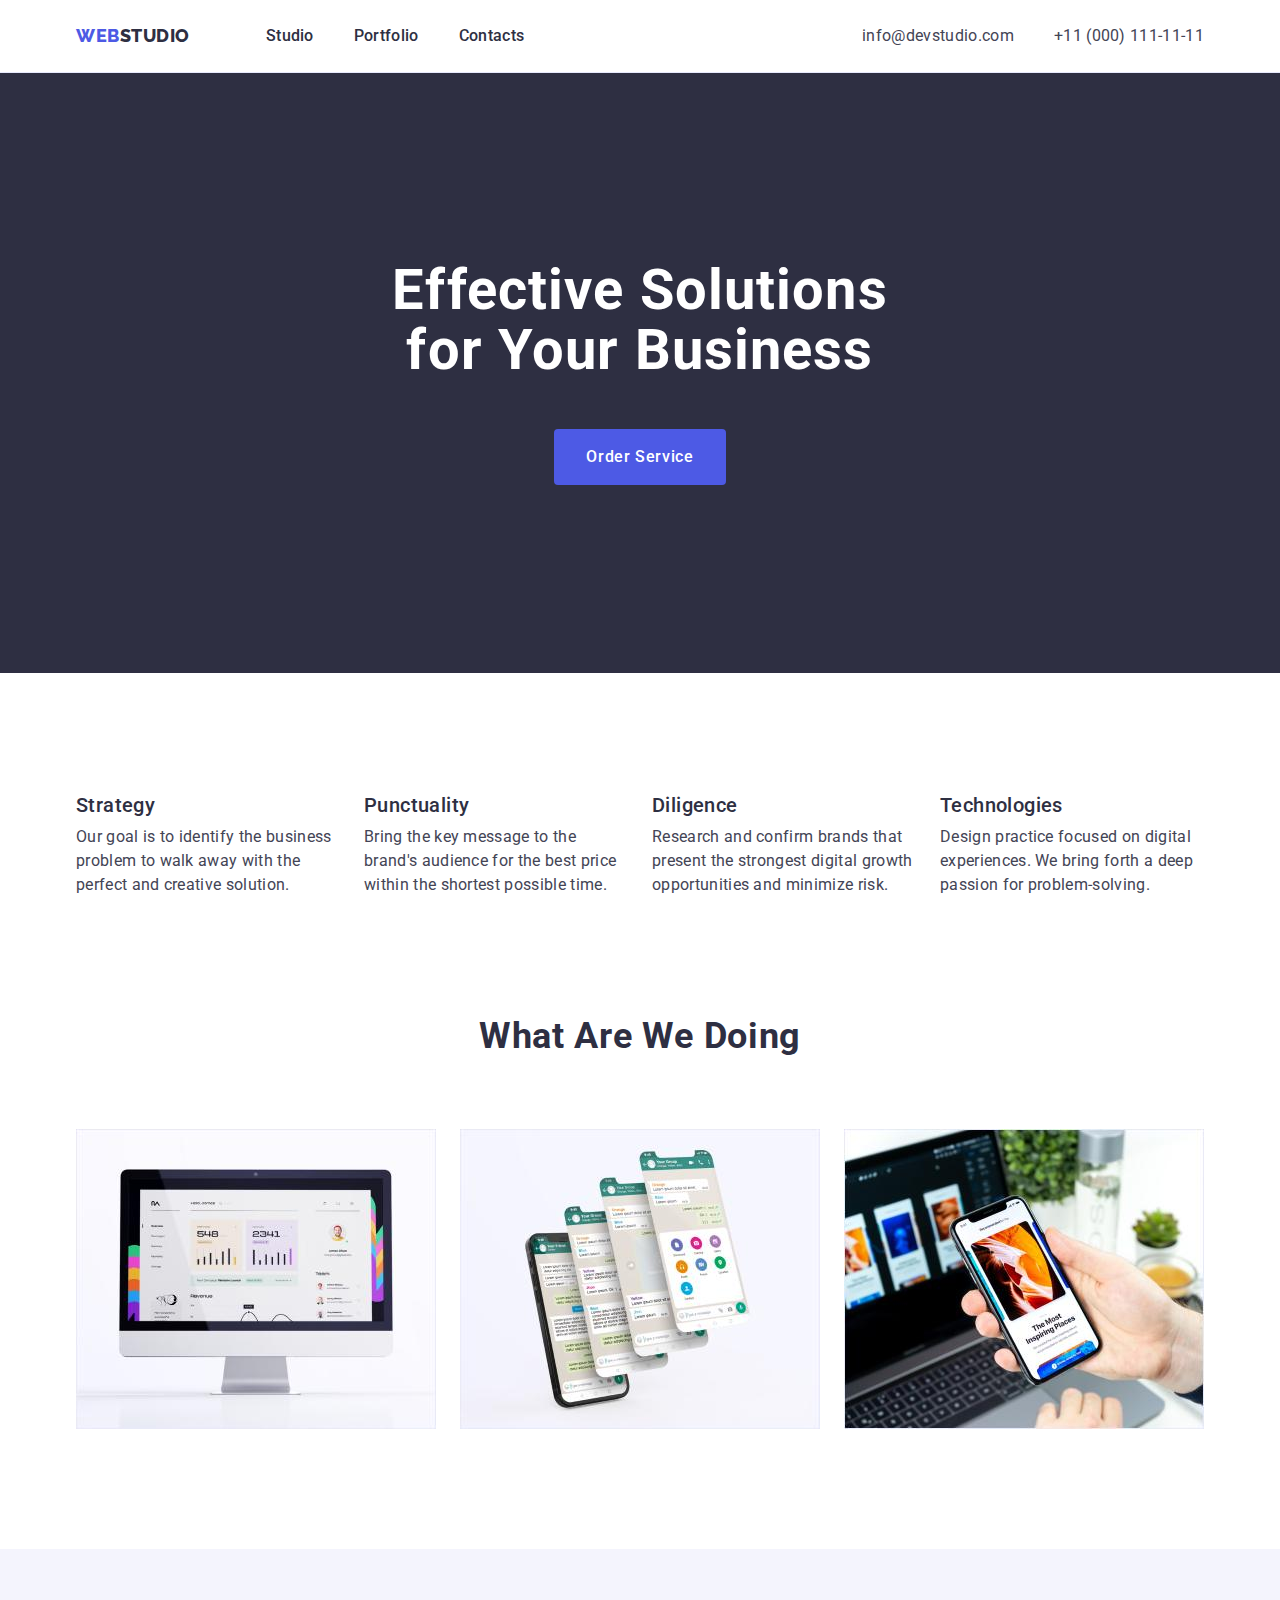
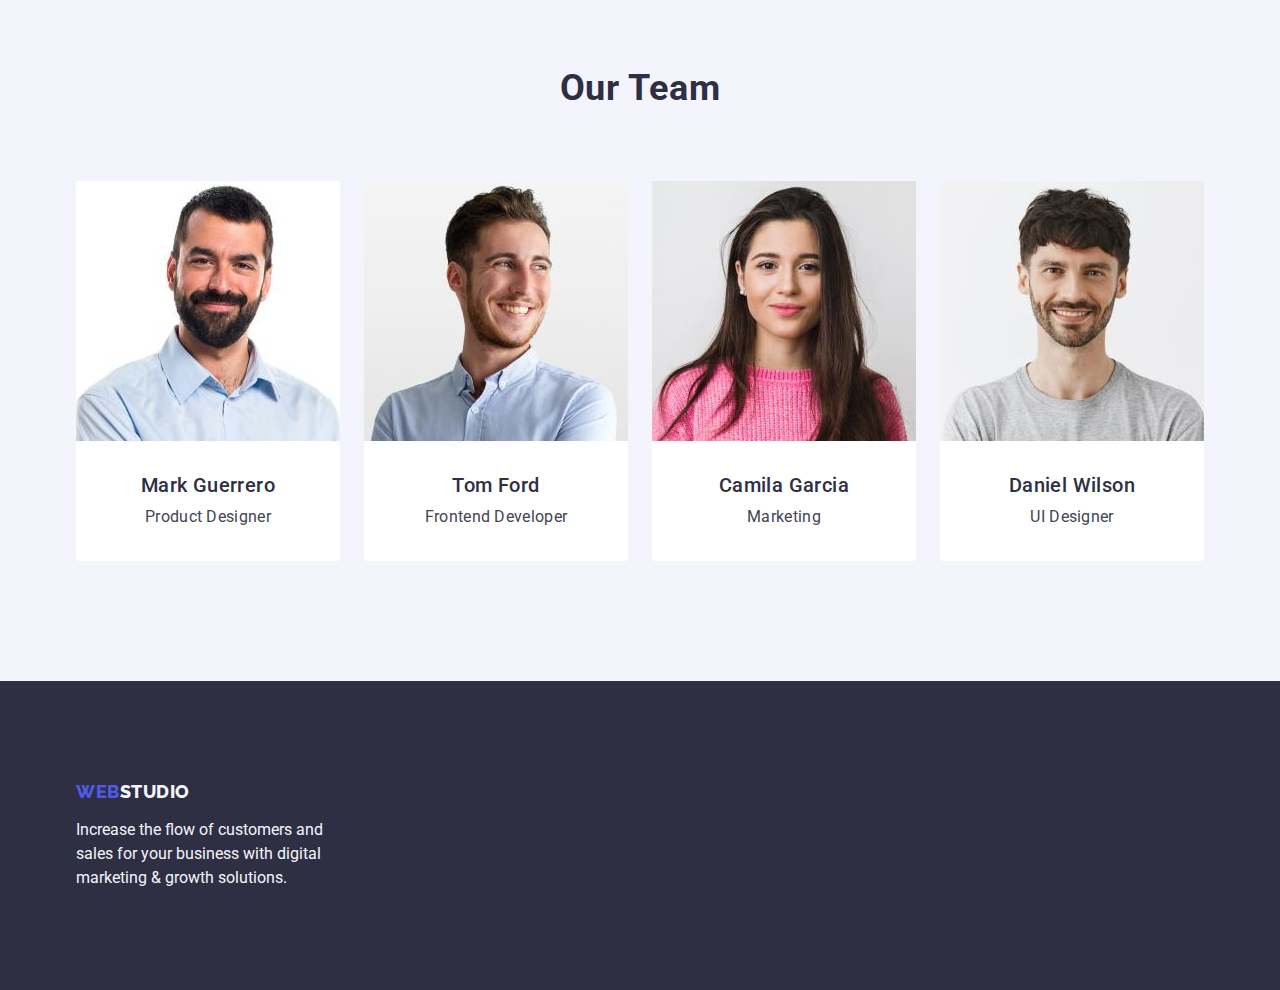
<file: index.html>
<!DOCTYPE html>
<html lang="en">
  <head>
    <meta charset="UTF-8" />
    <meta http-equiv="X-UA-Compatible" content="IE=edge" />
    <meta name="viewport" content="width=device-width, initial-scale=1.0" />
    <link rel="preconnect" href="https://fonts.googleapis.com" />
    <link rel="preconnect" href="https://fonts.gstatic.com" crossorigin />
    <link href="https://fonts.googleapis.com/css2?family=Raleway:wght@800&family=Roboto:wght@400;500;700;900&display=swap" rel="stylesheet" />
    <link rel="stylesheet" href="https://cdnjs.cloudflare.com/ajax/libs/modern-normalize/1.0.0/modern-normalize.min.css" />
    <link rel="stylesheet" href="./css/styles.css" />
    <title>Студия</title>
    
</head>
<body>
  <header class="header">
    <div class="container header-container">
    <nav class="navigation link">
      <a class="link-logo link" href="./index.html" lang="en">Web<span class="studio">Studio</span></a>
      <ul class="navigation-list list link">
        <li class="navigation-item"> <a class="nav-link link" href="./index.html">Studio</a>
        </li>
        <li class="navigation-item"> <a class="nav-link link" href="./portfolio.html">Portfolio</a>
        </li>
        <li class="navigation-item"> <a class="nav-link link" href="">Contacts</a>
        </li>
      </ul>
    </nav>
    <address class="address">
    <ul class="contacts list link">
      <li class="contacts-item">
        <a class="address-link link" href="mailto:info@devstudio.com">info@devstudio.com</a>
      </li>
      <li class="contacts-item">
        <a class="address-link link" href="tel:+110001111111">+11 (000) 111-11-11</a>
      </li>
    </ul>
    </address>
  </div> 
  </header>
  <div class="container"> </div>
  <main>

    <!--Секция hero-->
    <section class="hero">
      <div class="container">
      <h1 class="hero-title">Effective Solutions for Your Business</h1>
      <button class="hero-button hero-text" type="button">Order Service</button>
      </div>
    </section>
    <!--Секция 1-->
    <section class="feature">
      <div class="container">
      <h2 class="section-title" hidden>Особенности</h2>
        <ul class="feature-list section-list list">
          <li class="feature-item">
            <h3 class="feature-title">Strategy</h3>
            <p class="feature-text">
                Our goal is to identify the business problem to walk away with the perfect and creative solution. 
            </p>
          </li>
          <li class="feature-item">
            <h3 class="feature-title">Punctuality</h3>
            <p class="feature-text">
                Bring the key message to the brand's audience for the best price within the shortest possible time.
            </p>
          </li>
          <li class="feature-item">
            <h3 class="feature-title">Diligence</h3>
            <p class="feature-text">
                Research and confirm brands that present the strongest digital growth opportunities and minimize risk.                </p>
          </li>
          <li class="feature-item">
            <h3 class="feature-title">Technologies</h3>
            <p class="feature-text">
                Design practice focused on digital experiences. We bring forth a deep passion for problem-solving.
            </p>
          </li>
        </ul>
        </div>
      </section>
      <!--Секция 2-->
      <section class="work">
        <div class="container">
        <h2 class="section-title work-title">What are we doing</h2>
      <ul class="work-list list">
          <li class="work-item">
            <img src="./images/work/img-comp.jpg" 
                 alt="computer" 
                 width="360"
                 height="300"
             />
          </li>
        <li class="work-item">
          <img src="./images/work/img-phone.jpg" 
                 alt="phone" 
                 width="360"
                 height="300"
             />
        </li>
      <li class="work-item">
        <img src="./images/work/img-comp-phone.jpg" 
                 alt="computer-phone" 
                 width="360"
                 height="300"
             />
      </li>
      </ul> 
        </div>  
      </section>
      <!--Секция 3-->
      <section class="team">
        <div class="container">
        <h2 class="section-title section-title-team">Our Team</h2>
        <ul class="team-list section-list list">
          <li class="team-item">
            <img src="./images/team/mark-guerrero.jpg" 
            alt="Mark Guerrero" 
            width="264"
            height="260"
            />
            <div class="team-content">
              <h3 class="team-title">Mark Guerrero</h3>
              <p class="team-text">Product Designer</p>
            </div>
          </li>
          <li class="team-item">
            <img src="./images/team/tom-ford.jpg" 
            alt="Tom Ford" 
            width="264"
            height="260"
            />
            <div class="team-content">
              <h3 class="team-title">Tom Ford</h3>
              <p class="team-text">Frontend Developer</p>
            </div>
          </li>
          <li class="team-item">
            <img src="./images/team/camila-garcia.jpg" 
            alt="Camila Garcia" 
            width="264"
            height="260"
            />
            <div class="team-content">
              <h3 class="team-title">Camila Garcia</h3>
              <p class="team-text">Marketing</p>
            </div>
          </li>
          <li class="team-item">
            <img src="./images/team/daniel-wilson.jpg" 
            alt="Daniel Wilson" 
            width="264"
            height="260"
            />
            <div class="team-content">
              <h3 class="team-title">Daniel Wilson</h3>
              <p class="team-text">UI Designer</p>
            </div>
          </li>
        </ul>
        </div>
      </section>
  </main>  
  <footer class="footer">
    <div class="container">
    <a class="link-logo link logo-footer" href="./index.html" lang="en">Web<span class="studio">Studio</span></a>
      <p class="footer-text">Increase the flow of customers and sales for your business with digital marketing & growth solutions.</p>   
    </div>
  </footer>
</body>
</html>
</file>
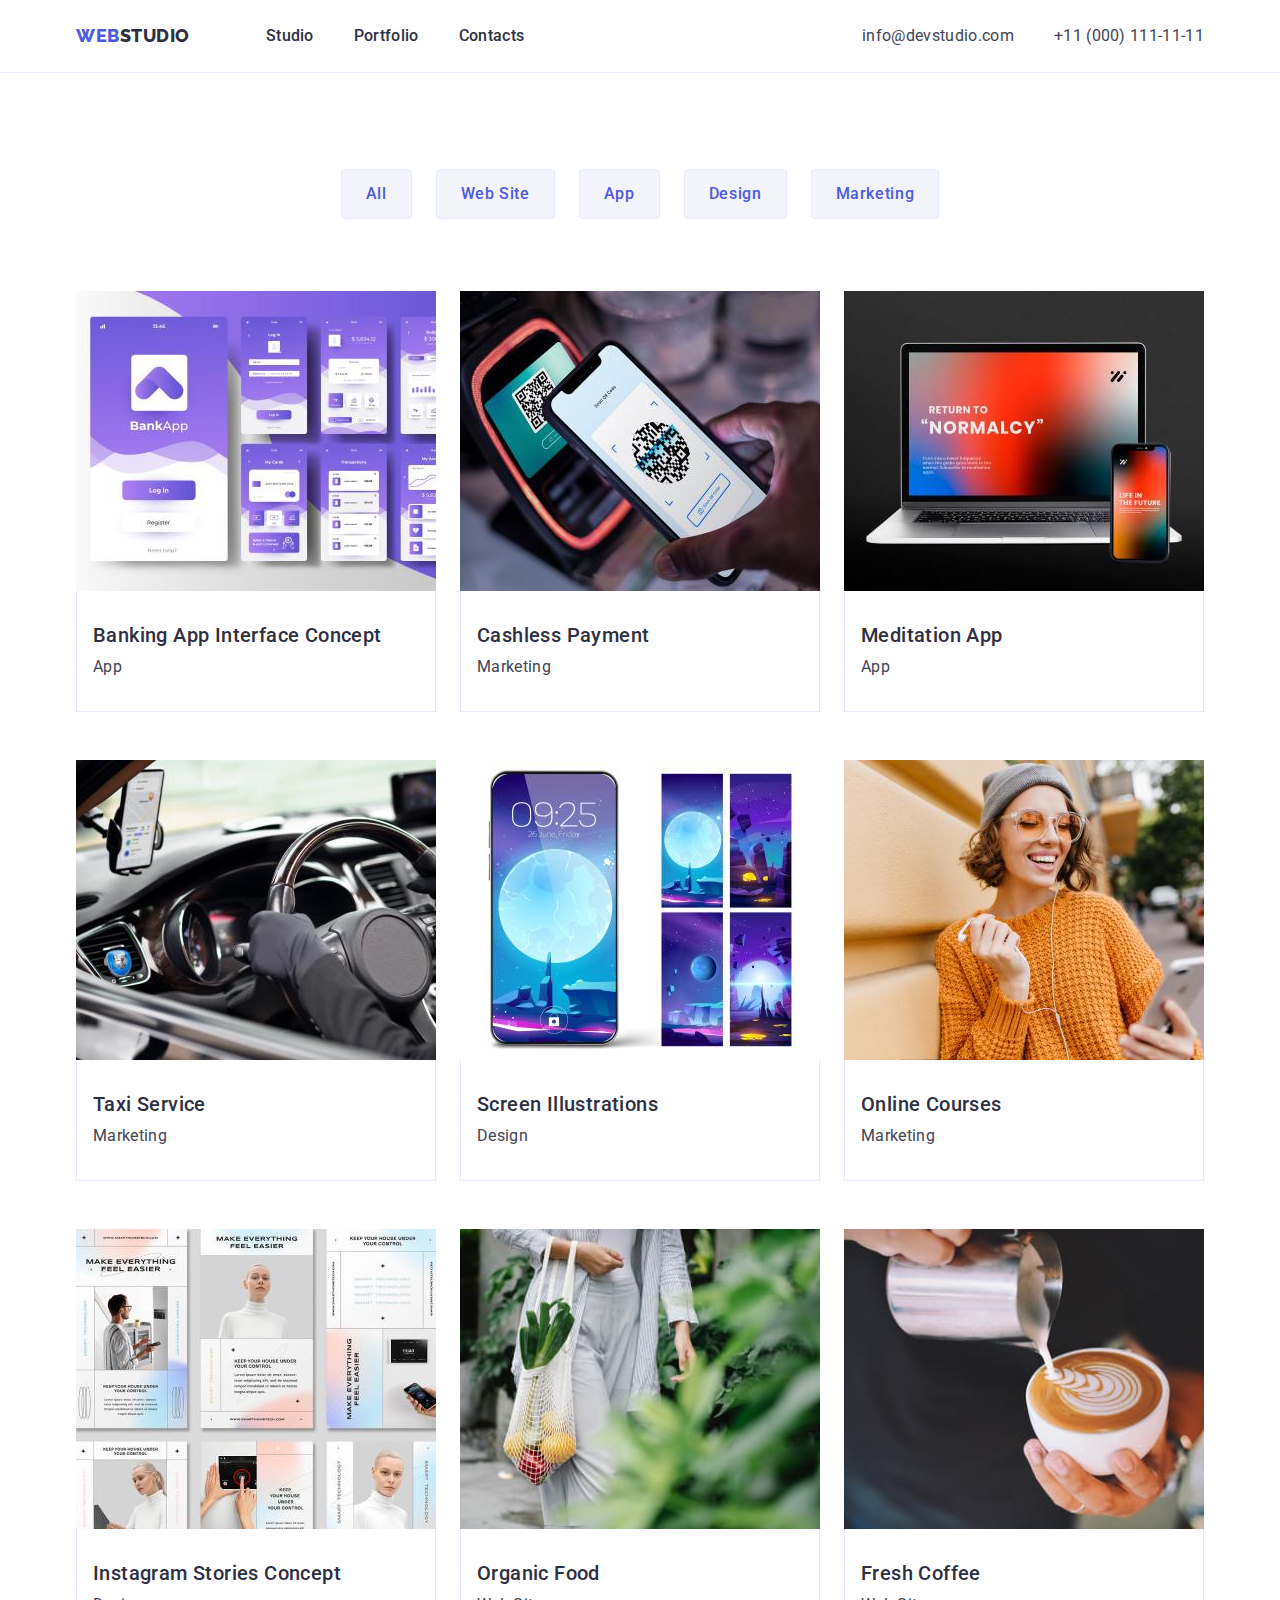
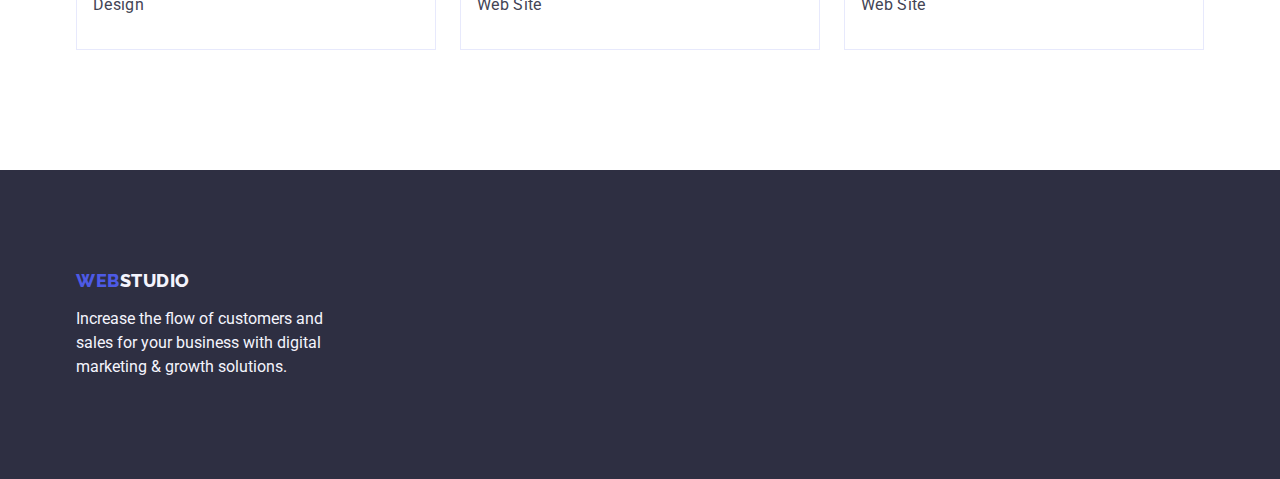
<file: portfolio.html>
<!DOCTYPE html>
<html lang="en">
  <head>
    <meta charset="UTF-8" />
    <meta http-equiv="X-UA-Compatible" content="IE=edge" />
    <meta name="viewport" content="width=device-width, initial-scale=1.0" />
    <link rel="preconnect" href="https://fonts.googleapis.com" />
    <link rel="preconnect" href="https://fonts.gstatic.com" crossorigin />
    <link href="https://fonts.googleapis.com/css2?family=Raleway:wght@800&family=Roboto:wght@400;500;700;900&display=swap" rel="stylesheet" />
    <link rel="stylesheet" href="https://cdnjs.cloudflare.com/ajax/libs/modern-normalize/1.0.0/modern-normalize.min.css" />
    <link rel="stylesheet" href="./css/styles.css" />
    <title>Портфолио</title>
    
</head>

  <body>
    <header class="header">
      <div class="container header-container">
        <nav class="navigation link">
          <a class="link-logo link" href="./index.html" lang="en">Web<span class="studio">Studio</span></a>
          <ul class="navigation-list list link">
            <li class="navigation-item"> <a class="nav-link link" href="./index.html">Studio</a>
            </li>
            <li class="navigation-item"> <a class="nav-link link" href="./portfolio.html">Portfolio</a>
            </li>
            <li class="navigation-item"> <a class="nav-link link" href="">Contacts</a>
            </li>
          </ul>
        </nav>
        <address class="address">
        <ul class="contacts list link">
          <li class="contacts-item">
            <a class="address-link link" href="mailto:info@devstudio.com">info@devstudio.com</a>
          </li>
          <li class="contacts-item">
            <a class="address-link link" href="tel:+110001111111">+11 (000) 111-11-11</a>
          </li>
        </ul>
        </address>
      </div> 
    </header>
    <main>
      <!--Секция сортировка-->
      <section class="portfolio-main">
        <div class="container">
        <!--1 element section-->
        <h1 class="section-title" hidden>Filters></h1>
        <!--2 element section-->
        
         <ul class="filters-list list">
          <li class="filters-item">
            <button class="filters-btn primary" type="button">All</button>
          </li> 
          <li class="filters-item">
            <button class="filters-btn primary" type="button">Web Site</button>
          </li>
          <li class="filters-item">
            <button class="filters-btn primary" type="button">App</button>
          </li>  
          <li class="filters-item">
            <button class="filters-btn primary" type="button">Design</button>
          </li> 
          <li class="filters-item">
            <button class="filters-btn primary" type="button">Marketing</button>
          </li>      
        </ul>

        <!--3 element section-->
          <ul class="projects-list section-list list">
          <li class="projects-item">
            <a class="link"><img class="projects-img" src="./images/portfolio/img1.jpg" 
                 alt="computer" 
                 width="360"
                 height="300"
             /> 
             <div class="projects-content">   
               <h2 class="projects-title">Banking App Interface Concept</h2>
               <p class="projects-text">App</p>
             </div>
            </a>
          </li>
          <li class="projects-item">
            <a class="link"> <img class="link" src="./images/portfolio/img2.jpg" 
                 alt="computer" 
                 width="360"
                 height="300"
             />
             <div class="projects-content">  
               <h2 class="projects-title">Cashless Payment</h2>
               <p class="projects-text">Marketing</p>
             </div>
            </a>
          </li>
          <li class="projects-item">
            <a class="link"><img alt="computer" src="./images/portfolio/img3.jpg" 
                 class="link"
                 width="360"
                 height="300"
             />
             <div class="projects-content">  
               <h2 class="projects-title">Meditation App</h2>
               <p class="projects-text">App</p>
             </div>
            </a>
          </li>
          <li class="projects-item">
          <a class="link"><img class="link" src="./images/portfolio/img4.jpg" 
                 alt="computer"
                 width="360"
                 height="300"
             />
             <div class="projects-content">  
               <h2 class="projects-title">Taxi Service</h2>
               <p class="projects-text">Marketing</p>
             </div>
          </a>
          </li>
          <li class="projects-item">
            <a class="link"><img class="link" src="./images/portfolio/img5.jpg" 
                 alt="computer"
                 width="360"
                 height="300"
             />
             <div class="projects-content">  
               <h2 class="projects-title">Screen Illustrations</h2>
               <p class="projects-text">Design</p>
             </div>
          </a>
          </li>
          <li class="projects-item">
            <a class="link"><img class="link" src="./images/portfolio/img6.jpg" 
                 alt="computer"
                 width="360"
                 height="300"
             />
             <div class="projects-content">  
               <h2 class="projects-title">Online Courses</h2>
               <p class="projects-text">Marketing</p>
             </div>
            </a>
          </li>
          <li class="projects-item">
            <a class="link"><img class="link" src="./images/portfolio/img7.jpg" 
                 alt="computer"
                 width="360"
                 height="300"
             />
             <div class="projects-content">  
               <h2 class="projects-title">Instagram Stories Concept</h2>
               <p class="projects-text">Design</p>
             </div>
            </a>
          </li>
          <li class="projects-item">
            <a class="link"><img class="link" src="./images/portfolio/img8.jpg" 
                 alt="computer" 
                 width="360"
                 height="300"
             />
             <div class="projects-content">  
               <h2 class="projects-title">Organic Food</h2>
               <p class="projects-text">Web Site</p>
             </div>
            </a>
          </li>
          <li class="projects-item">
            <a class="link"><img class="link" src="./images/portfolio/img9.jpg" 
                 alt="computer"
                 width="360"
                 height="300"
             />
             <div class="projects-content">  
               <h2 class="projects-title">Fresh Coffee</h2>
               <p class="projects-text">Web Site</p>
             </div>
            </a>
          </li>
          </ul>  
      </div>    
     </section>
      
    </main>
    <footer class="footer">
      <div class="container">
      <a class="link-logo link logo-footer" href="./index.html" lang="en">Web<span class="studio">Studio</span></a>
        <p class="footer-text">Increase the flow of customers and sales for your business with digital marketing & growth solutions.</p>   
      </div>
    </footer>
  </body>
  </html>
</file>
<file: css/styles.css>
:root{
    --web-color: #4D5AE5;
    --background-color:#FFFFFF;
    --accent-color: #404bbf ;
}
*,
*::before,
*::after {
  box-sizing: border-box;
}

h1,
h2,
h3,
h4,
h5,
h6,
p {
  margin: 0;
}
ul,
ol {
  margin: 0;
  padding: 0;
  list-style: none;
}
img {
    display: block;
  }

body{
    background:var(--background-color) ;
    color: #434455;
    font-family: 'Roboto',sans-serif;
    margin: 0 auto;
}  
.link-logo {
    color:var(--web-color);
    font-family: 'Raleway';
    font-weight: 800;
    font-size: 18px;
    line-height: 1.17;
    letter-spacing: 0.03em;
    text-transform: uppercase; 
    margin-right: 76px;
}
.container {
    width: 1158px;
    margin-left: auto;
    margin-right: auto;
    padding-left: 15px;
    padding-right: 15px;
}
.header-container{ 
        display: flex;
        align-items: center;
        justify-content: space-between;
}
.header{
    border-bottom: 1px solid #e7e9fc;
}

.studio {
   color:#2E2F42; 
}
.navigation-item{
    padding: 24px 0;
}
.link {
    text-decoration: none;
}
.nav-link {
    color:#2E2F42;
    font-weight: 500;
    font-size: 16px;
    line-height: 1.5;
    letter-spacing: 0.02em; 
    padding: 24px 0;
}
.nav-link:hover,
.nav-link:focus {
  color: var(--accent-color);
}
.navigation-list {
    display: flex;
    align-items: center;
    gap: 40px;
}
.navigation {
    align-items: center;
    display: flex;
  }
.current {
  color: var(--accent-color);
}

.address-link {
    color:#434455 ;
    font-weight: 400;
    font-size: 16px;
    line-height: 1.5;
    letter-spacing: 0.02em;
}
.address{
    font-style: normal;
}
.address-link:hover,
.address-link:focus {
    text-decoration: none; /* Убираем подчеркивание */
    color:#404bbf;  /* Цвет ссылки при наведении на нее курсора мыши */  
   }
.contacts {
    font-style: normal;
    display: flex;
    gap: 40px;
    margin-left: auto;
}
 .list{
    list-style: none;
    margin-bottom: 0;
}
.hero-button{
    background-color:#4D5AE5;
    display: block;
    height: 56px;
    border: none; 
    color:var(--background-color);
    font-family: "Roboto", sans-serif;
    padding: 16px 32px;
    margin: auto;
    border-radius: 4px;
/* Button Text */
    font-weight: 500;
    letter-spacing: 0.04em;
    cursor: pointer;
    text-align: center;
    min-width: 169px;
}
.hero-button:hover,
.hero-button:focus {
    text-decoration: none; /* Убираем подчеркивание */
    color: #FFFFFF;  /* Цвет ссылки при наведении на нее курсора мыши */  
    background-color: #404BBF  /* Цвет фона */
   }
.feature-title {
    color:#2E2F42;
    margin-top: 0;
    margin-bottom: 8px; 
}

.hero {
    background-color: #2E2F42;
    text-align: center;
    margin: 0 auto;
    padding: 188px 0;
}
.feature {
    padding: 120px 0 120px;
}
.feature-item{
    max-width: 264px;
    gap: 24px;
    width: calc((100% - 72px) / 4);
}
.feature-text {
    margin-top: 0;
    margin-bottom: 0;
}
.work {
    padding-bottom: 120px;
}
.work-list{
    margin-top: 0;
    margin-bottom: 0;
    display: flex;
    margin-right: auto;
    gap: 24px;
}
.work-title,
.section-title-team{
    margin-bottom: 72px; 
}
.team {
    background-color: blue;
    padding: 120px 0;
}
.hero-title{
    color: #FFFFFF ;
    font-weight: 700;
    font-size: 56px;
    line-height: 1.07;
    letter-spacing: 0.02em;
    margin: 0 auto;
    max-width: 496px;
    margin-bottom: 48px;
    align-items: center;
    justify-content: center;
}
.feature-title,
.team-title,
.projects-title {
    height: 24px;
    font-weight: 500;
    font-size: 20px;
    line-height: 1.2;
    letter-spacing: 0.02em;
    color: #2E2F42;
}
.feature-text,
.team-text,
.projects-text{
    font-weight: 400;
    font-size: 16px;
    line-height: 1.5;
    letter-spacing: 0.02em;
    color: #434455;
}
.feature-list {
    margin-top: 0;
    margin-bottom: 0;
    display: flex;
    margin-right: auto;
    gap: 24px;
}
.section-title{
    font-size: 36px;
    line-height: 1.11;
    margin-top: 0;
/* identical to box height, or 111% */
    text-align: center;
    letter-spacing: 0.02em;
    text-transform: capitalize;

/* NAVY BLUE */   
    color: #2E2F42;
}
.section-list{
    font-weight: 500;
    font-size: 20px;
    line-height: 1.5;
}
.team{
    background-color:#F4F4FD;
}
.team-list{
    margin-top: 72px;
    margin-bottom: 0;
    display: flex;
    margin-right: auto;
    gap: 24px;
}
.team-item{
    background-color: #FFFFFF;
    text-align: center;
    border-radius: 0px 0px 4px 4px;
    width: calc((100% - 72px) / 4);  
}
.team-content{
    padding: 32px 16px;
}

.team-title{
    margin-bottom: 8px;
}
.filters-btn {
    background: #F4F4FD;
    color: #4D5AE5;
    font-family: "Roboto", sans-serif;
    font-style: normal;
    font-weight: 500;
    font-size: 16px;
    line-height: 1.5;

    display: flex;
    align-items: center;
    text-align: center;
    letter-spacing: 0.04em;
/* CORNFLOWER */
    border: 1px solid #E7E9FC;
    border-radius: 4px;
    display: flex;
    flex-direction: row;
    justify-content: center;
    gap: 30px;
    align-items: center;
    padding: 12px 24px;
    cursor: pointer;
}

.filters-btn:hover,
.filters-btn:focus {
    text-decoration: none; /* Убираем подчеркивание */
    color: #FFFFFF;  /* Цвет ссылки при наведении на нее курсора мыши */  
    background:#404BBF;
    border: 1px solid transparent; /* Цвет фона */
   }



 /* Portfolio */
 .portfolio-main{
    padding: 96px 0 120px;
 }
 .filters-list{
    display: flex;
    gap: 24px;
    align-items: center;
    justify-content: center;
    margin-bottom: 72px;
 }
 .projects-list{
    display: flex;
    flex-wrap: wrap;
    row-gap: 48px;
    column-gap: 24px;
    margin-top: 72px;
    }
 .projects-title{
    margin-bottom: 8px;

 }
 .projects-content{
    padding: 32px 16px;
    border: 1px solid #e7e9fc; 
    border-top: none; 
 }
 .projects-item {
    
    max-width: 360px;
 }


 /* Футер */
 
.logo-footer {
    display: inline-block;
    margin-bottom: 16px;
  }
.footer{
    background-color: #2E2F42;
    color:#F4F4FD;
    padding: 100px 0 100px;
    
}
.footer .studio{
    color: #F4F4FD;
}
.footer-text{
    font-weight: 400;
    font-size: 16px;
    line-height: 24px;
    width: 264px;
}
</file>
